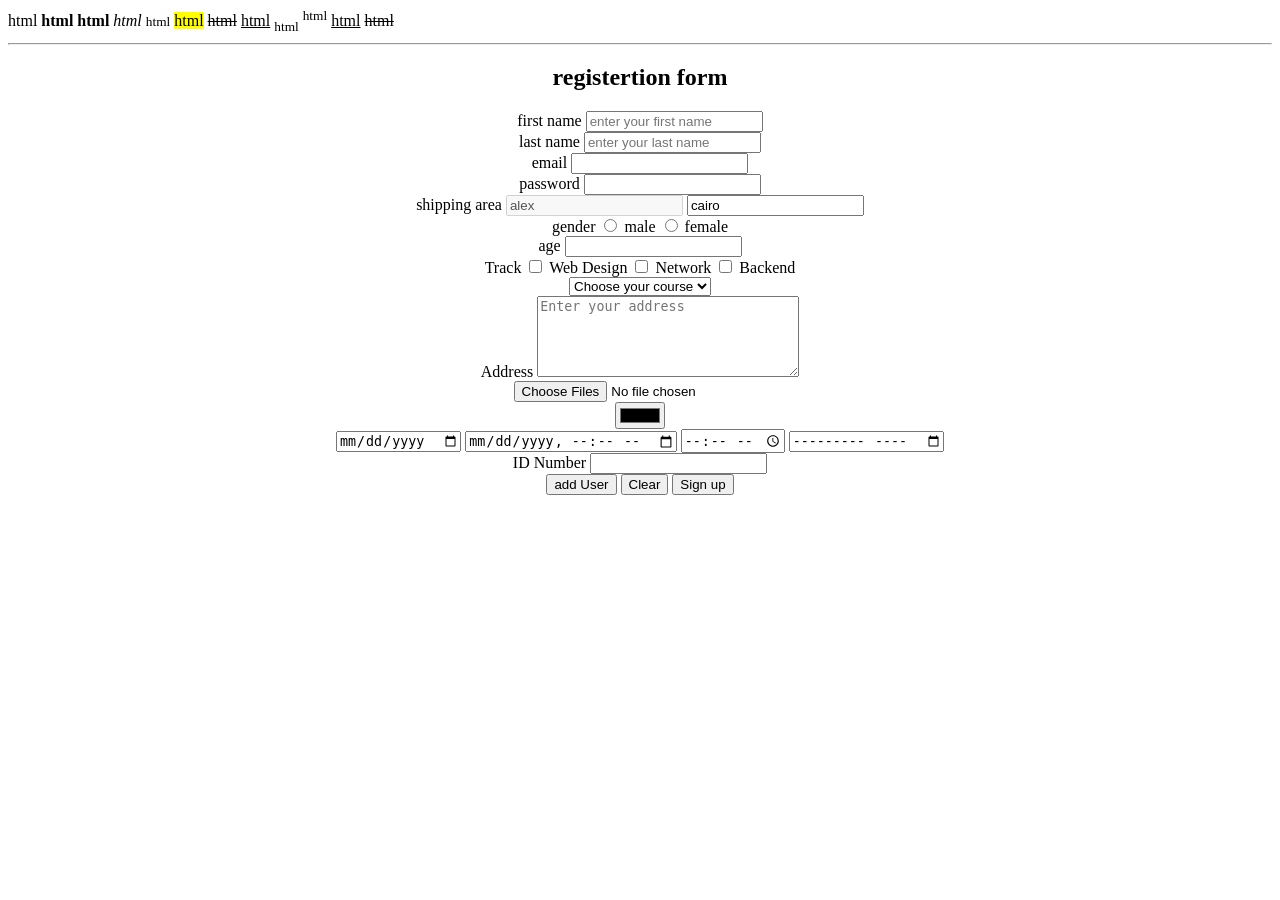
<file: sesion2/index.html>
<!DOCTYPE html>
<html lang="en">
<head>
    <meta charset="UTF-8">
    <meta name="viewport" content="width=device-width, initial-scale=1.0">
    <title>Document</title>
</head>
<body>

    <span>html</span>
    <b>html</b>
    <strong>html</strong>
    <i>html</i>
 <small>html</small>
    <mark>html</mark>
    <del>html</del>
    <ins>html</ins>
    <sub>html</sub>
    <sup>html</sup>
    <u>html</u>
    <s>html</s>

<hr>

<!--. autocomplete="off"
بيمنع المتصفح من اقتراح أو ملء البيانات تلقائيًا التي كتبها المستخدم من قبل. 
   . method="post"
بتحدد طريقة إرسال البيانات إلى السيرفر.-->
<form autocomplete="off" method="post" align="center">
  <h2>registertion form</h2>
  <label for="first-name">first name</label>
  <input type="text" name="first name" required autocomplete="off" 
  placeholder="enter your first name"> <br> 

  <label for="name">last name</label>
  <input type="text" id="name" name="last name" required autocomplete="off" 
  placeholder="enter your last name" > <br> 

  <label>email</label>
  <input type="email" id="email" name="email"  > <br>

    <label for="">password</label> 
    <input type="password"  name="password" pattern="(?=.*[a-z])(?=.*[A-Z])(?=.*\d).{8,}"
     title="Must contain at least one  number and one uppercase and lowercase letter, and at least 8 or more characters"> <br> 

   <label>shipping area</label>
<input type="text" name="shipping area" value="alex" disabled >
<input type="text" name="shippingArea" value="cairo" readonly>      <br>

   <label>gender</label>
   <input type="radio"   name="gender" value="male">
   <label>male</label>
   <input type="radio"   name="gender" value="female">
   <label>female</label> <br>

   <label for="">age</label>
   <input type="number" name="age" min="18"> <br>

  <label for="">Track</label>
        <input type="checkbox" name="track" value="web">
        <label>Web Design</label>
        <input type="checkbox" name="track" value="net">
        <label>Network</label>
        <input type="checkbox" name="track" value="bk">
        <label>Backend</label> <br>

<select name="courses" id="" >
            <option value="" disabled selected>Choose your course</option>
            <option value="0">Html</option>
            <option value="1">Css</option>
            <option value="2">Boostrap</option>
            <option value="3">JS</option>
        </select> <br>

<label>Address</label>
        <textarea name="address" rows="5" cols="30" placeholder="Enter your address"></textarea> <br>

    <input type="file" accept="" multiple> <br>

    <input type="color"> <br>

    <input type="date">
        <input type="datetime-local">
        <input type="time">
        <input type="month"> <br>

        <label for="">ID Number</label>
        <input type="text" maxlength="14"  required > <br>

 <input type="submit" value="add User">
        <button type="reset">Clear</button>
        <button type="button">Sign up</button>




</form>
</body>
</html>
</file>
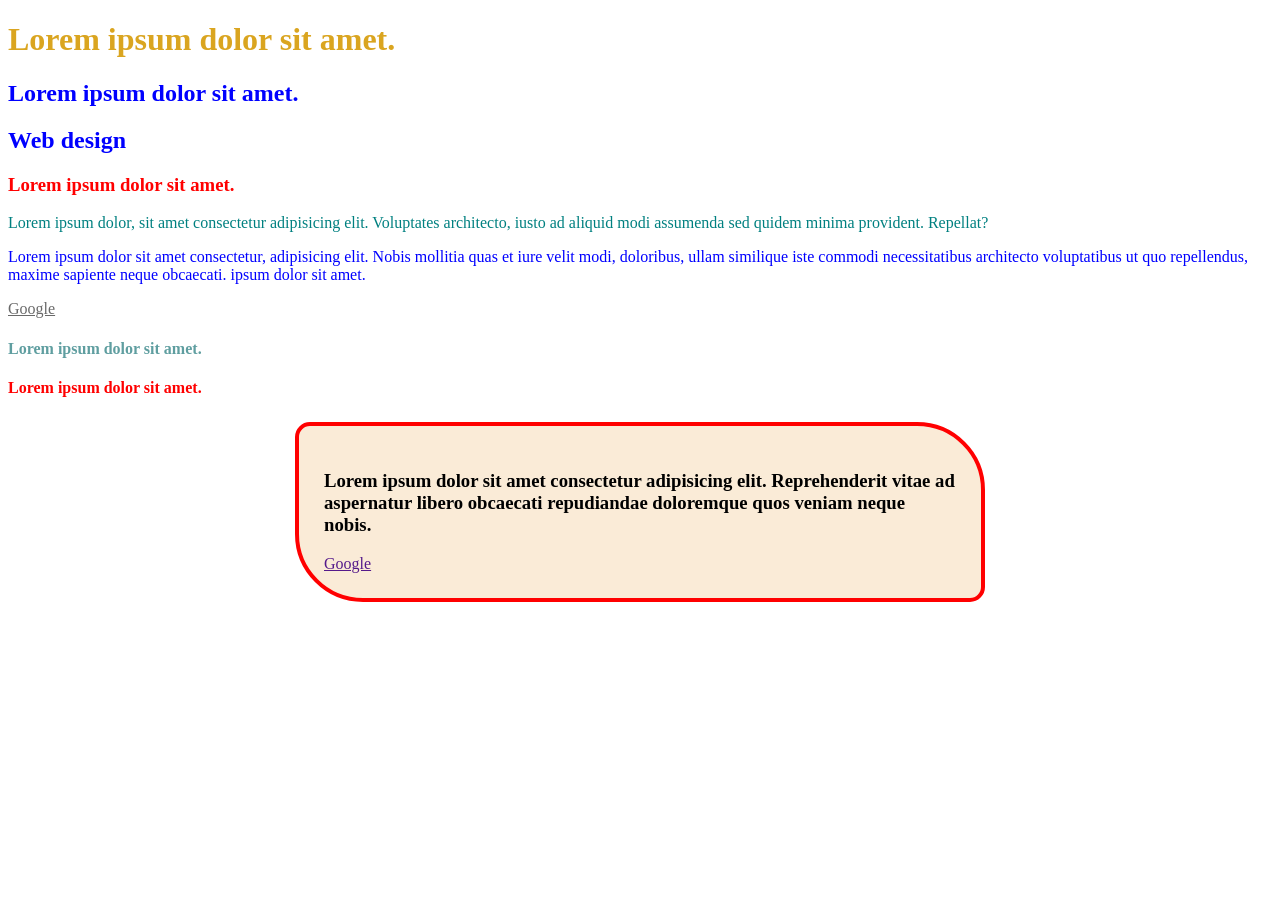
<file: session2 part 2/index.html>
<!DOCTYPE html>
<html lang="en">

<head>
    <meta charset="UTF-8">
    <meta name="viewport" content="width=device-width, initial-scale=1.0">
    <title>Document</title>
    <!-- internal sheet -->
     <!--  اي عنصر في الصفحه هيبقي لونو ازرق -->
    <style>
        
        h2 {  
            color: blue;
        }
    </style>
    <link rel="stylesheet" href="css/style.css">
</head>
<body>
<h1>Lorem ipsum dolor sit amet.</h1>
    
    <h2>
        Lorem ipsum dolor sit amet.
    </h2>
    <h2>Web design</h2>

    <h3 style="color: red;">Lorem ipsum dolor sit amet.</h3> 

<p>Lorem ipsum dolor, sit amet consectetur adipisicing elit. Voluptates architecto, iusto ad aliquid modi assumenda sed quidem minima provident. Repellat?</p>
     <p class="text-gray text-blue">Lorem ipsum dolor sit amet consectetur, adipisicing elit. Nobis mollitia quas et iure velit modi, doloribus, ullam similique iste commodi necessitatibus architecto voluptatibus ut
         quo repellendus, maxime sapiente neque obcaecati. ipsum dolor sit amet.</p>
    <a class="text-gray" href="">Google</a>

    <h4 id="h4-color" class="text-blue" style="color: cadetblue;">Lorem ipsum dolor sit amet.</h4> 
   <h4>Lorem ipsum dolor sit amet.</h4>
<div class="div-style">
        <h3 >Lorem ipsum dolor sit amet consectetur adipisicing elit. Reprehenderit vitae ad aspernatur libero obcaecati
            repudiandae doloremque quos veniam neque nobis.</h3>
            <a href="">Google</a>
    </div>
      


</body> </html>
</file>
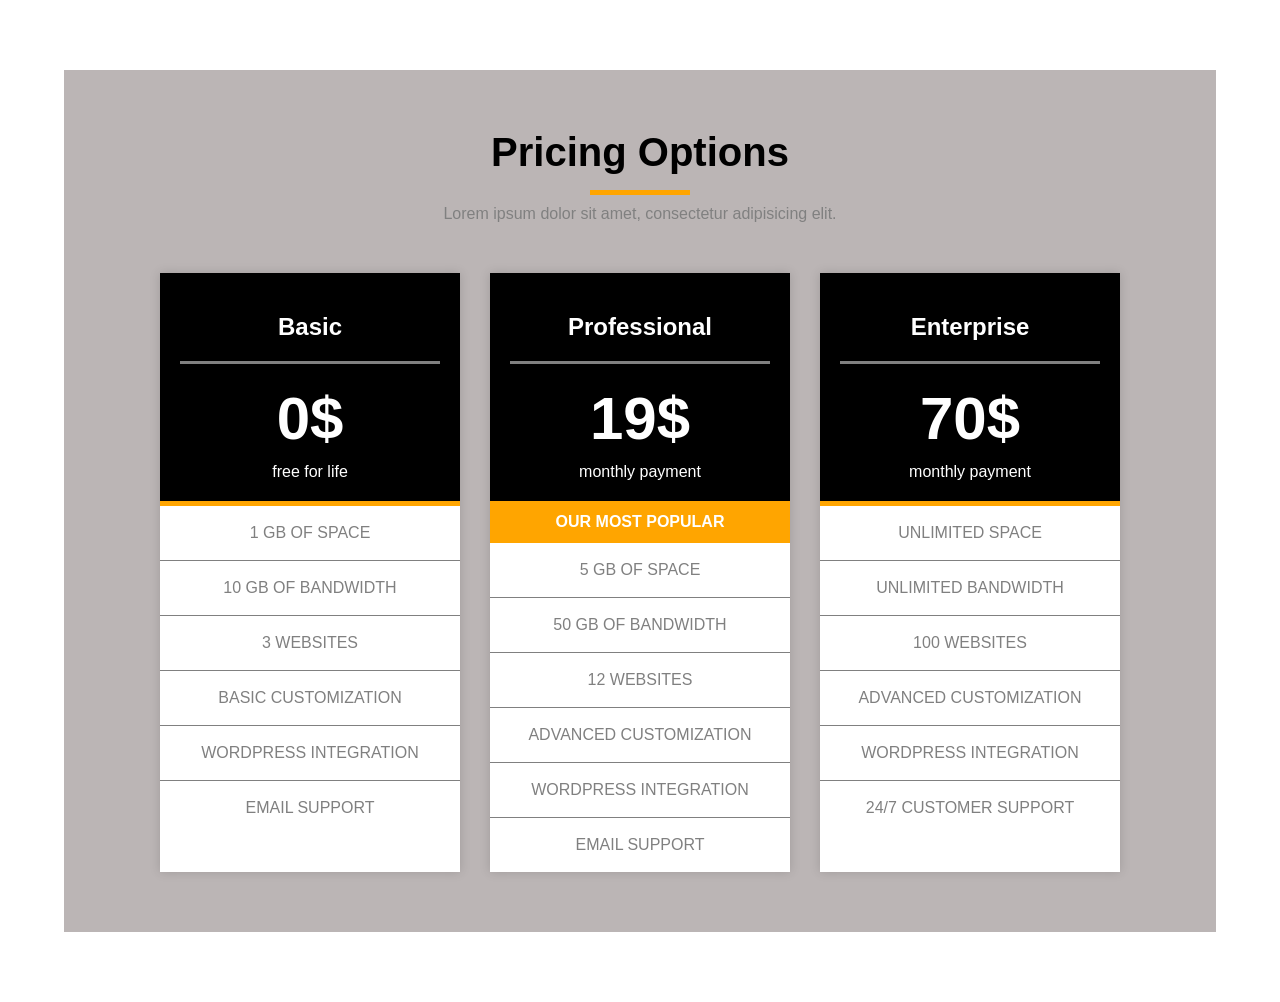
<file: css sections tasks/task2/index.html>
<!DOCTYPE html>
<html lang="en">

<head>
    <meta charset="UTF-8">
    <meta name="viewport" content="width=device-width, initial-scale=1.0">
    <title>Pricing Table</title>

    <link rel="stylesheet" href="style.css">
</head>

<body> 
    <section class="pricing">

<h1>Pricing Options</h1>
<div class="line"></div>
<p class="text">
        Lorem ipsum dolor sit amet, consectetur adipisicing elit.
    </p>

    <div class="cards">

        <div class="card">
        <div class="top">
            <h2>Basic</h2>
            <h3>0$</h3>
            <p>free for life </p>
        </div>
<ul>
                <li>1 GB OF SPACE</li>
                <li>10 GB OF BANDWIDTH</li>
                <li>3 WEBSITES</li>
                <li>BASIC CUSTOMIZATION</li>
                <li>WORDPRESS INTEGRATION</li>
                <li>EMAIL SUPPORT</li>
</ul>
    </div>
  

    <div class="card">
        <div class="top">
            <h2>Professional</h2>
            <h3>19$</h3>
            <p>monthly payment</p>
        </div>
        <div class="popular">
        OUR MOST POPULAR
        </div>
        <ul>
            <li>5 GB OF SPACE</li>
            <li>50 GB OF BANDWIDTH</li>
            <li>12 WEBSITES</li>
            <li>ADVANCED CUSTOMIZATION</li>
            <li>WORDPRESS INTEGRATION</li>
            <li>EMAIL SUPPORT</li>
        </ul>
    </div>

    <div class="card">
        <div class="top">
            <h2>Enterprise</h2>
            <h3>70$</h3>
            <p>monthly payment</p>
        </div>
        <ul>
            <li>UNLIMITED SPACE</li>
                <li>UNLIMITED BANDWIDTH</li>
                <li>100 WEBSITES</li>
                <li>ADVANCED CUSTOMIZATION</li>
                <li>WORDPRESS INTEGRATION</li>
                <li>24/7 CUSTOMER SUPPORT</li>
                </ul>

</div>
</div>
</body>
</html>
</file>
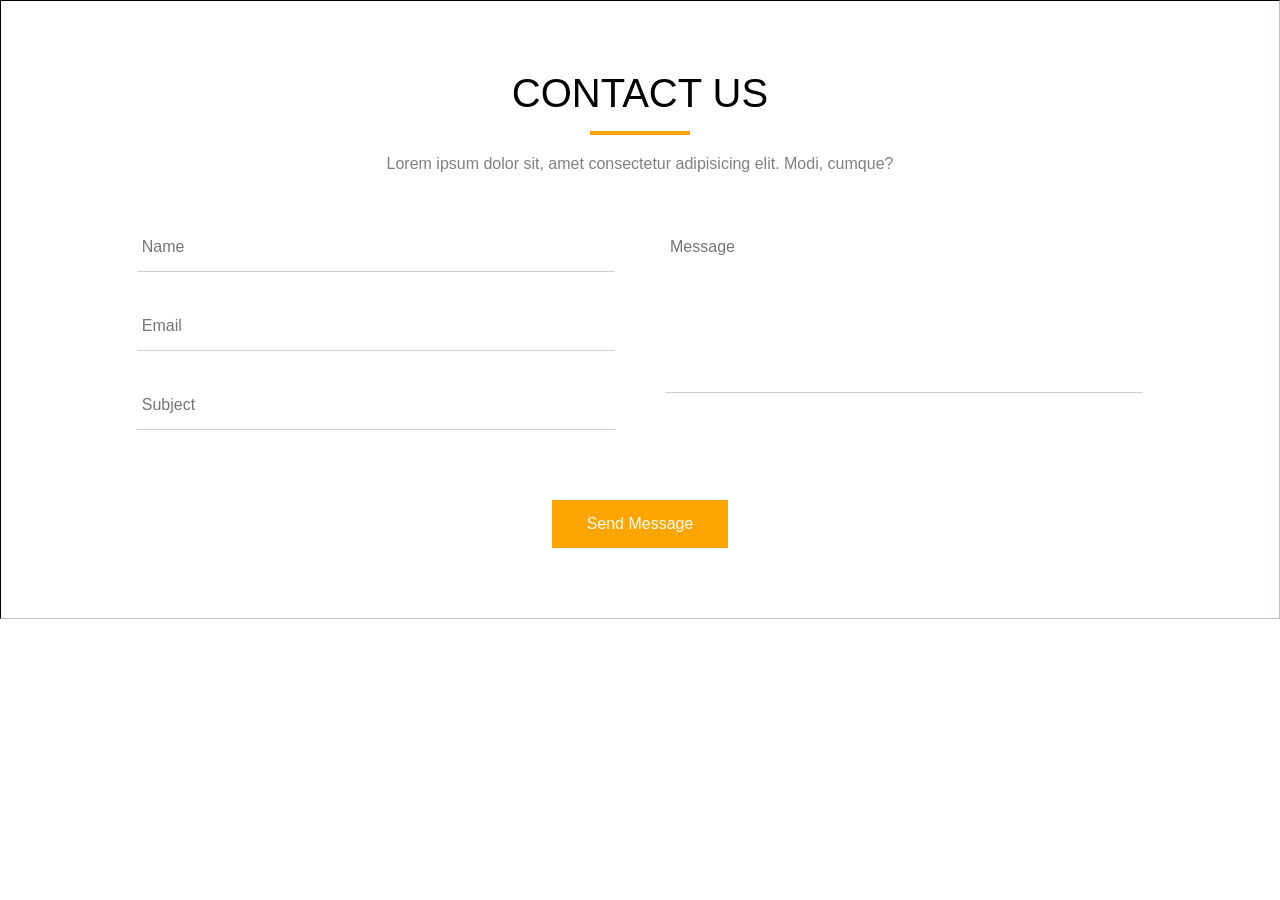
<file: css sections tasks/task3/index.html>
<!DOCTYPE html>
<html lang="en">
<head>
<meta charset="UTF-8">
    <meta name="viewport" content="width=device-width, initial-scale=1.0">
    <title>CONUACT US</title>
    <link rel="stylesheet" href="style.css">
</head>
<body>
    <section class="contact">
<h1>CONTACT US</h1>
<div class="line"></div>

<p>Lorem ipsum dolor sit, amet consectetur adipisicing elit. Modi, cumque?</p>
<form>
<div class="left">
  <input type="text" placeholder="Name">
  <input type="email" placeholder="Email">
  <input type="text"  placeholder="Subject">
</div>

<div class="right">
    <textarea placeholder="Message"></textarea>
</div>
</form>

<button>Send Message</button>
</section>
</body>
</html>
</file>
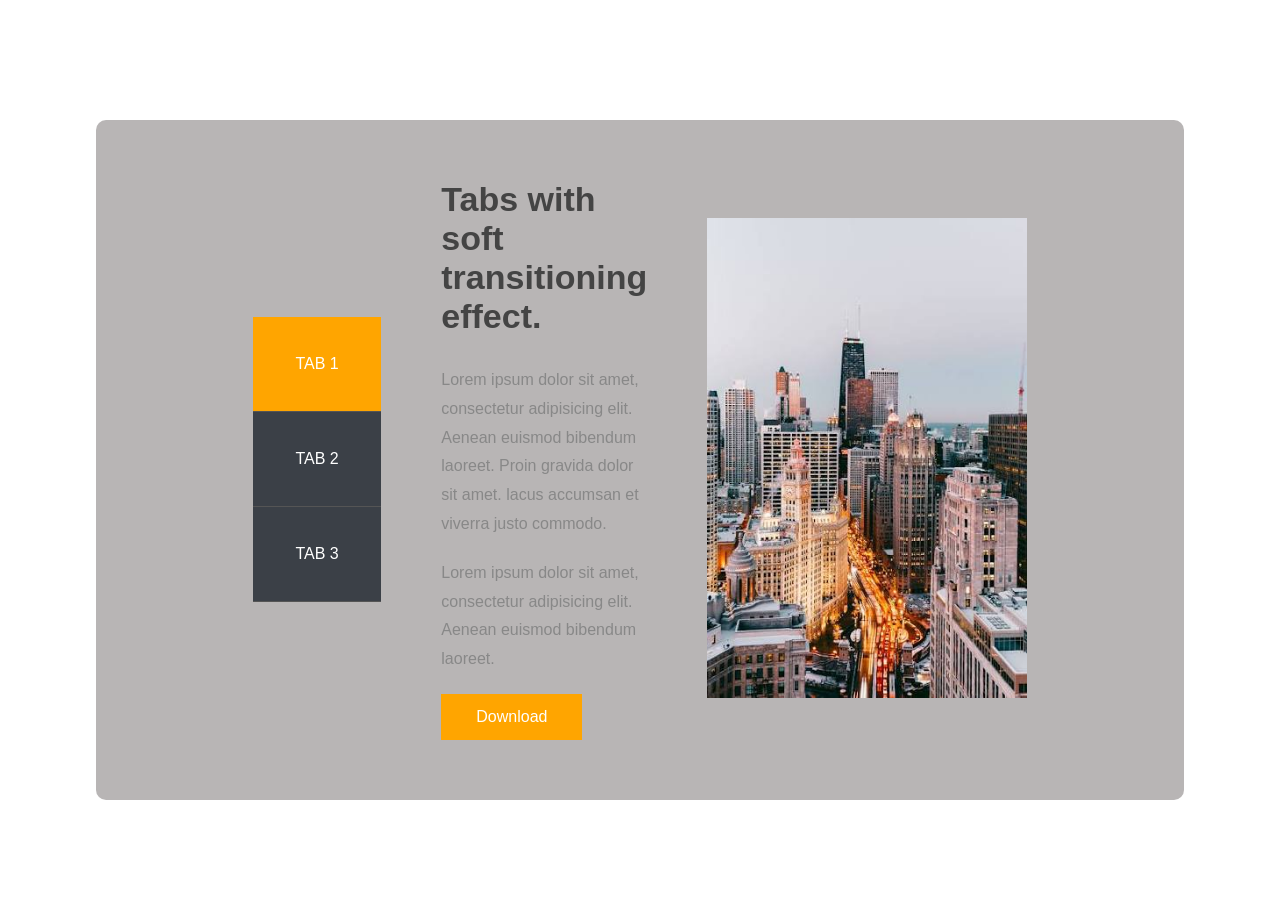
<file: css sections tasks/task4/index.html>
<!DOCTYPE html>
<html>
    <head>
<meta charset="UTF-8">
    <meta name="viewport" content="width=device-width, initial-scale=1.0">
    <title>Tabs</title>
    <link rel="stylesheet" href="style.css">
    </head>

<body>
    <section class="tabs">
        <div class="box">
        <div class="container">
            <div class="left">
                <div class="tab active">TAB 1</div>
            <div class="tab">TAB 2</div>
            <div class="tab">TAB 3</div>
            </div>

            <div class="content">
            <h2>Tabs with soft transitioning effect.</h2>

            <p>
                Lorem ipsum dolor sit amet, consectetur adipisicing elit.
                Aenean euismod bibendum laoreet. Proin gravida dolor sit amet.
                lacus accumsan et viverra justo commodo.
            </p>

            <p>
                Lorem ipsum dolor sit amet, consectetur adipisicing elit.
                Aenean euismod bibendum laoreet.
            </p>

            <button>Download</button>
        </div>
        <div class="image">
            <img src="./image/images.jpg" alt="">
        </div>
        </div>
        </div>
    </section>
</body>


</html>
</file>
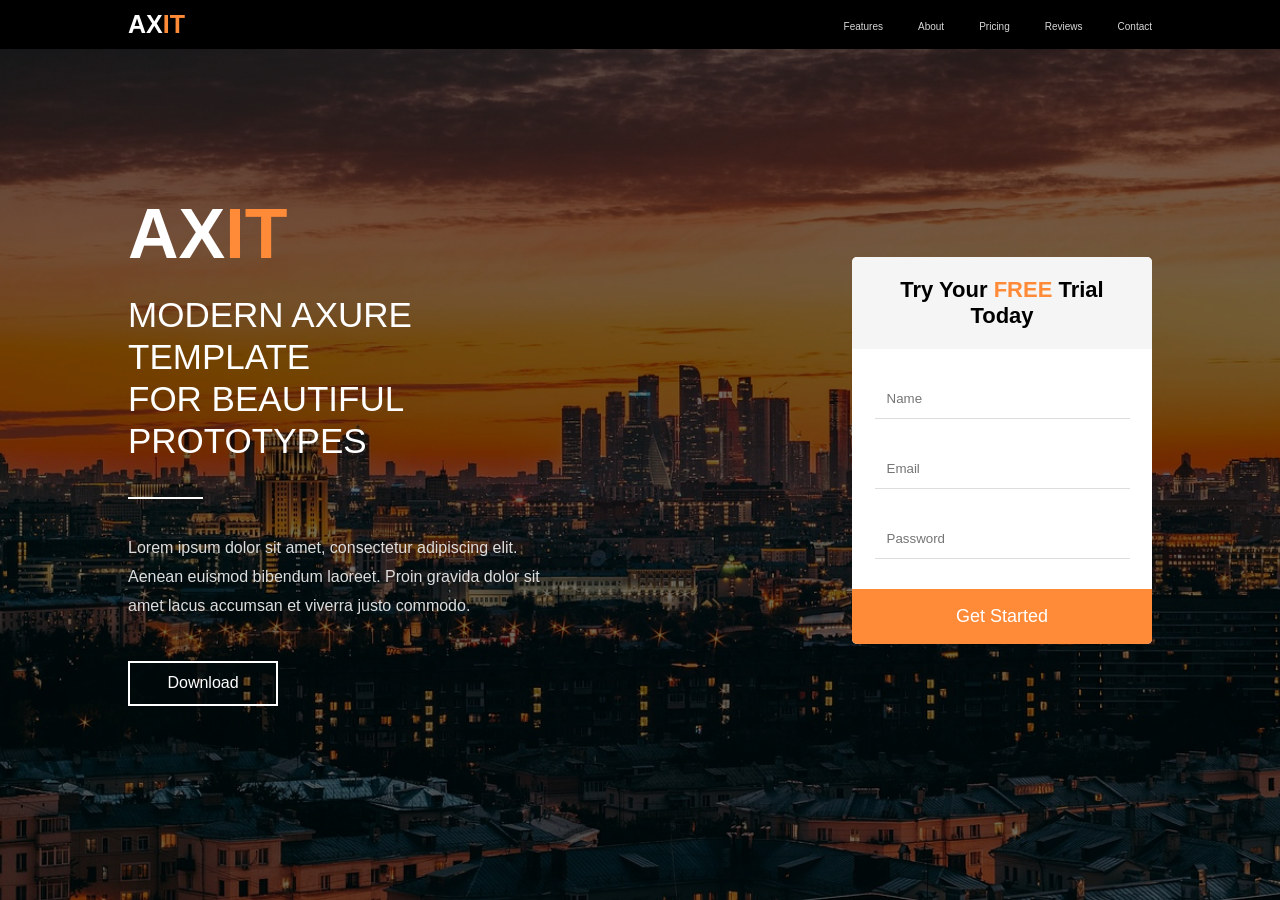
<file: css sections tasks/task5/index.html>
<!DOCTYPE html>
<html lang="en">
<head>
    <meta charset="UTF-8">
    <meta name="viewport" content="width=device-width, initial-scale=1.0">
    <title>AXIT</title>

    <link rel="stylesheet" href="style.css">
</head>

<body>

    <nav>

        <div class="container">

            <div class="logo">
                <h1>AX<span>IT</span></h1>
            </div>

            <ul>

                <li><a href="#">Features</a></li>
                <li><a href="#">About</a></li>
                <li><a href="#">Pricing</a></li>
                <li><a href="#">Reviews</a></li>
                <li><a href="#">Contact</a></li>

            </ul>

        </div>

    </nav>

    <section class="hero">

        <div class="overlay"></div>

        <div class="container">

            <div class="left">

                <h1>AX<span>IT</span></h1>

                <h2>
                    MODERN AXURE TEMPLATE
                    <br>
                    FOR BEAUTIFUL PROTOTYPES
                </h2>

                <div class="line"></div>

                <p>
                    Lorem ipsum dolor sit amet, consectetur adipiscing elit.
                    Aenean euismod bibendum laoreet. Proin gravida dolor sit amet lacus
                    accumsan et viverra justo commodo.
                </p>

                <button>Download</button>

            </div>

            <div class="right">

                <form>

                    <h2>Try Your <span>FREE</span> Trial Today</h2>

                    <input type="text" placeholder="Name">

                    <input type="email" placeholder="Email">

                    <input type="password" placeholder="Password">

                    <button type="submit">Get Started</button>

                </form>

            </div>

        </div>

    </section>

</body>
</html>
</file>
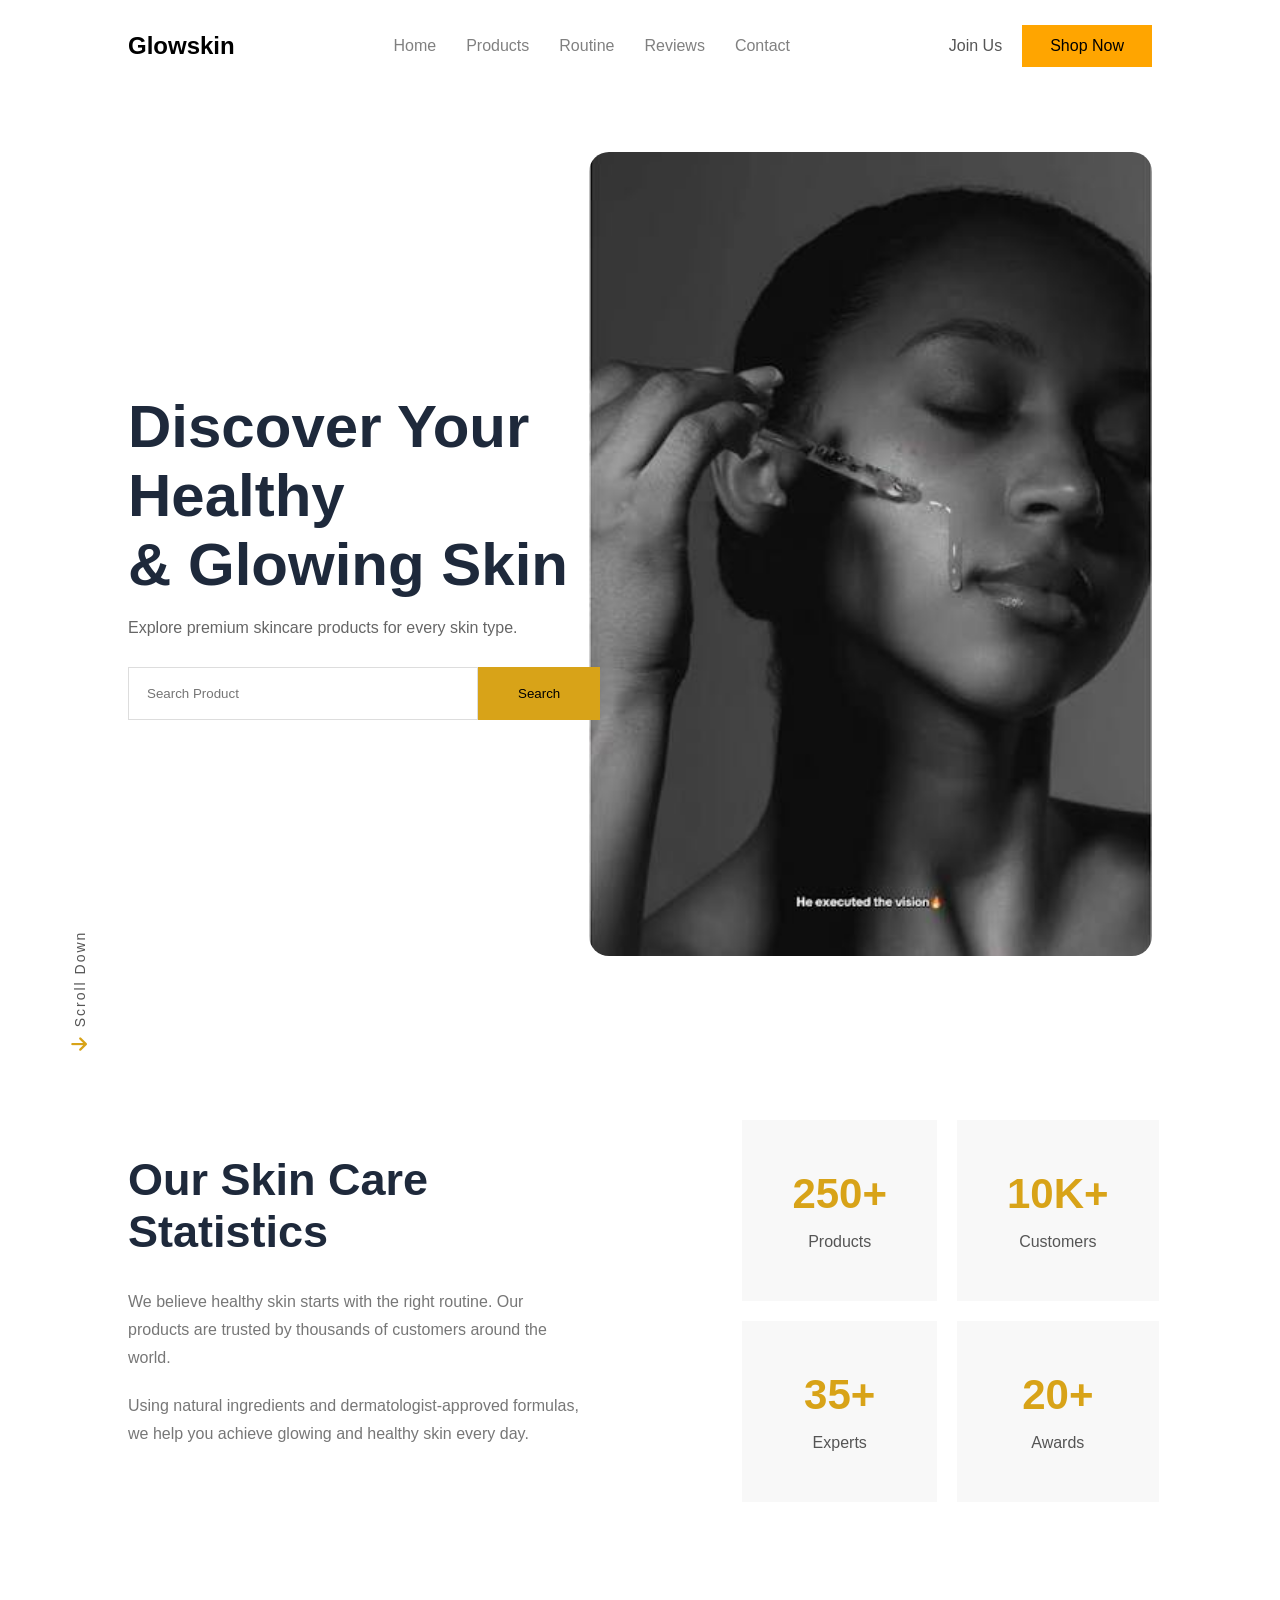
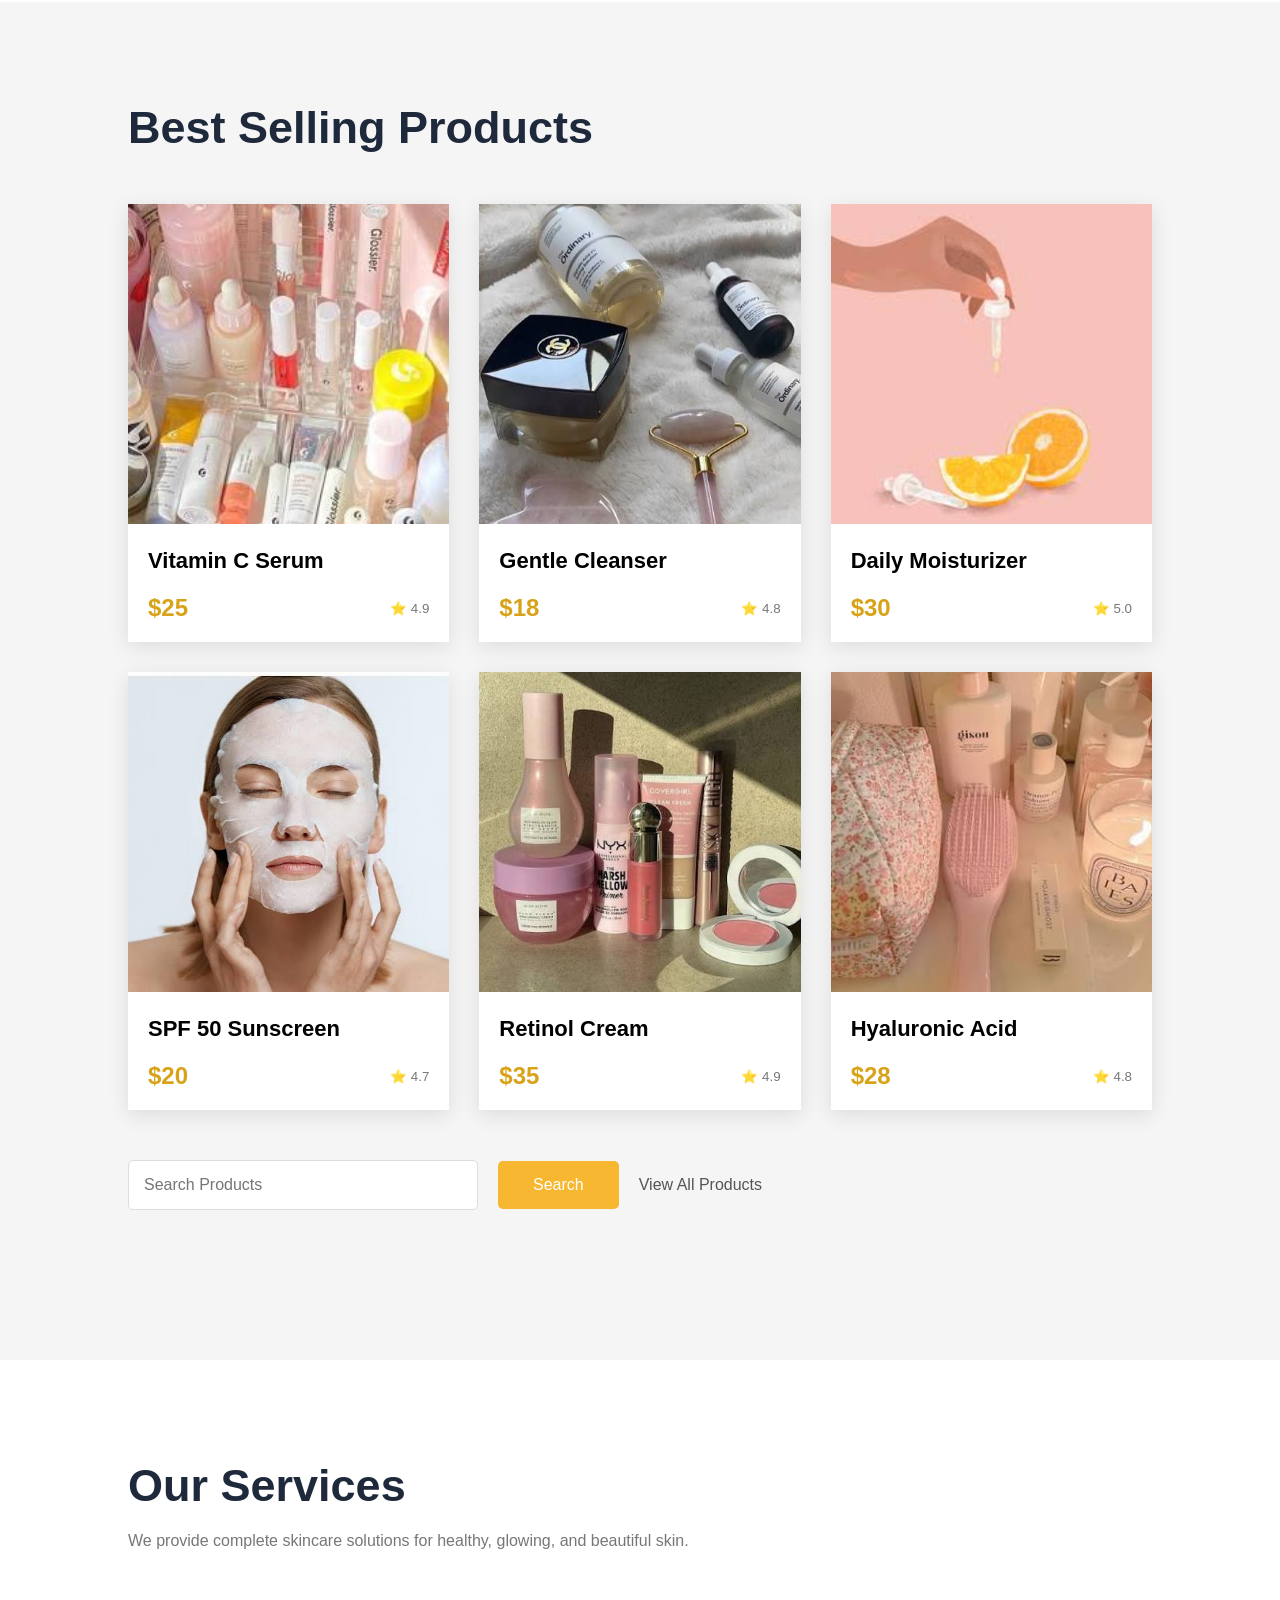
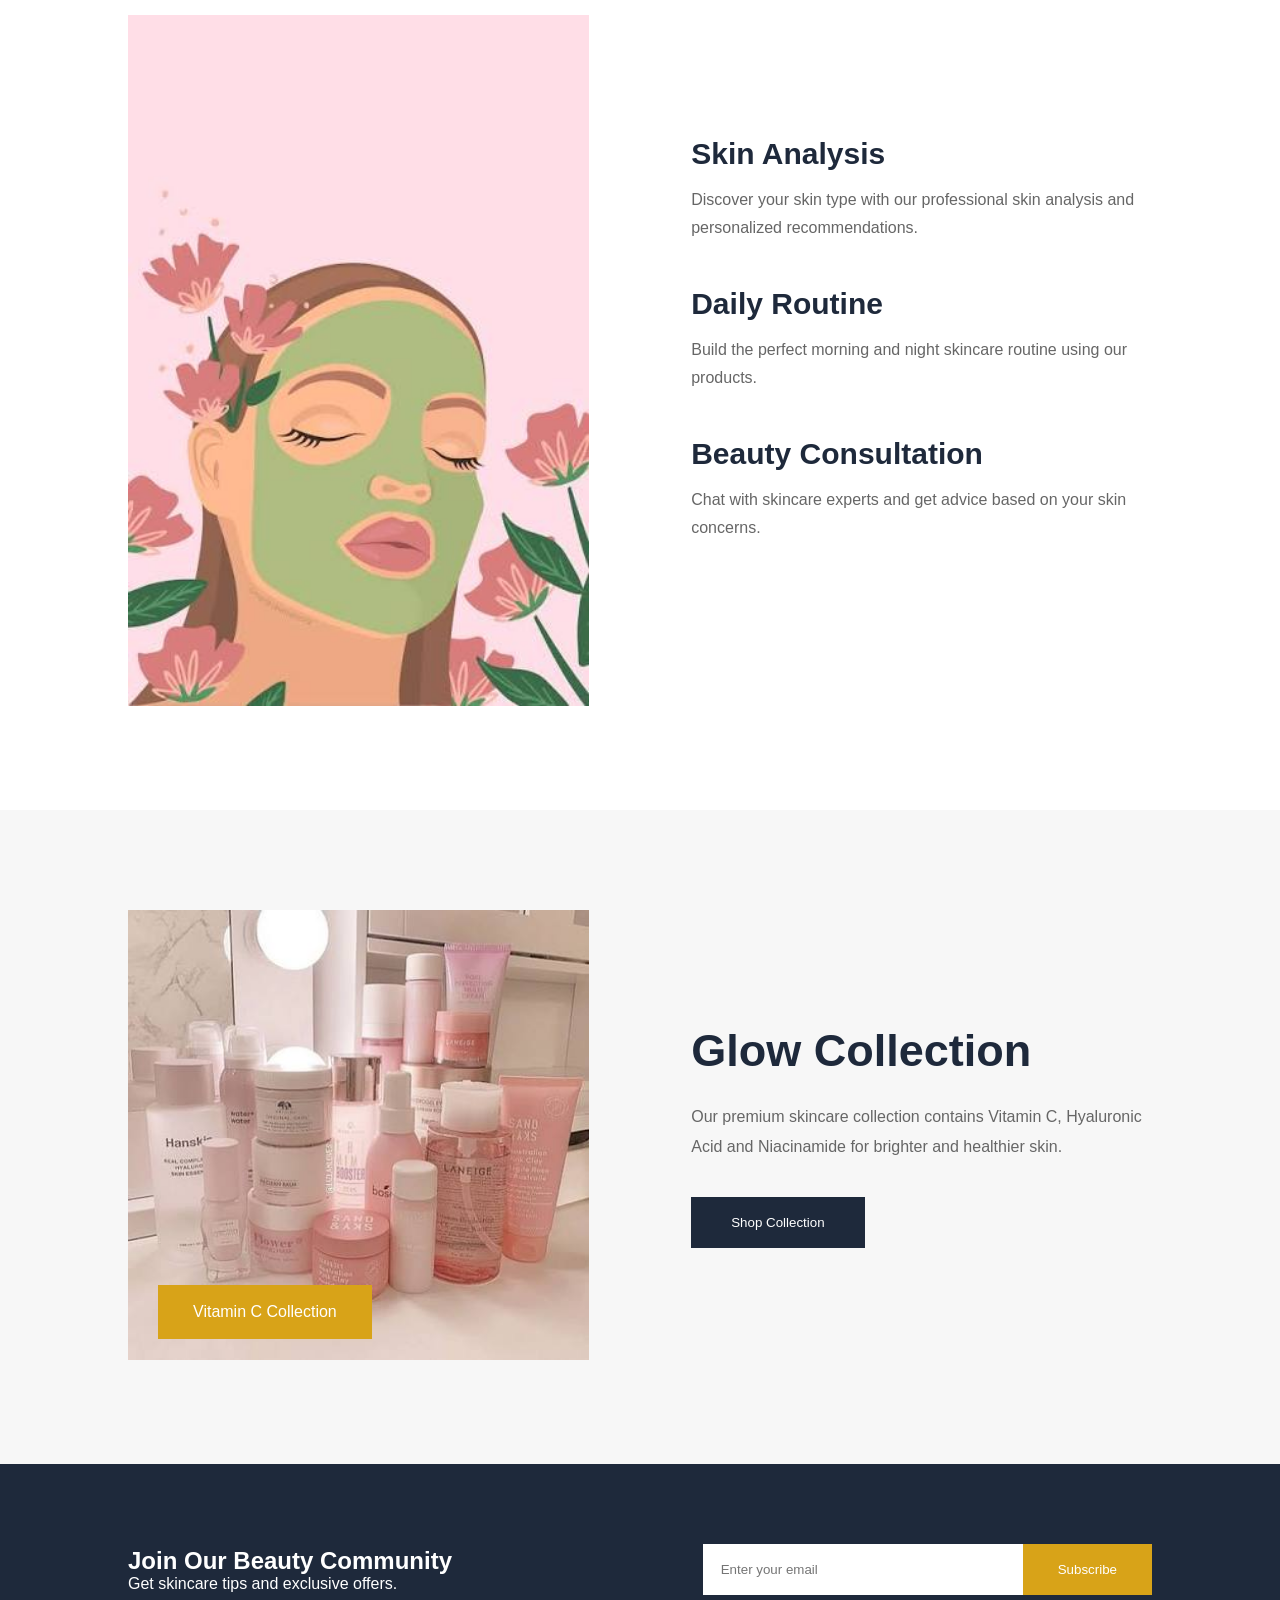
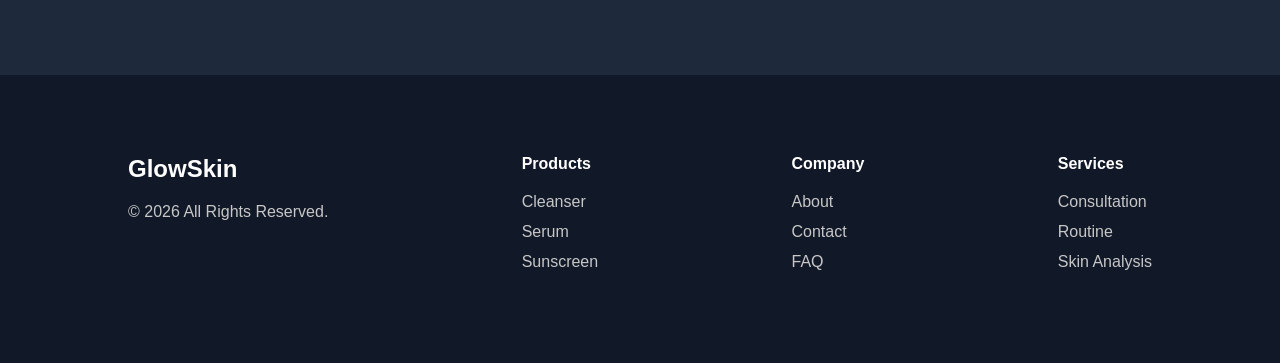
<file: css sections tasks/task6/index.html>
<!DOCTYPE html>
<html lagn="en">
<head>
<meta charset="UTF-8">
    <meta name="viewport" content="width=device-width, initial-scale=1.0">
    <title>GlowSkin</title>
    <link rel="stylesheet" href="style.css">
    <link rel="stylesheet" href="https://cdnjs.cloudflare.com/ajax/libs/font-awesome/6.6.0/css/all.min.css">
</head>
<body>
    <header>
        <div class="container">
            <nav>
                <div class="loge">
                    <h2>Glowskin</h2>
                </div>
                <ul>
                    <li><a href="#">Home</a></li>

                <li><a href="#">Products</a></li>

                <li><a href="#">Routine</a></li>

                <li><a href="#">Reviews</a></li>

                <li><a href="#">Contact</a></li>
                </ul>
                <div class="buttons">
                    <a href="#" class="join">Join Us</a>
                <a href="#" class="shop">Shop Now</a>
                </div>
            </nav>
        </div>
    </header>
    <section class="hero">
        <div class="container hero-content">
        <div class="text">

            <h1>
                Discover Your Healthy <br>
                & Glowing Skin
            </h1>

            <p>
                Explore premium skincare products for every skin type.
            </p>

            <div class="search">

                <input type="text" placeholder="Search Product">

                <button>Search</button>

            </div>

        </div>

        <div class="image">

            <img src="./images/images (5).jpg" alt="">

        </div>
    </div>
    <div class="scroll-down">
    <i class="fa-solid fa-arrow-down"></i>
           <span>Scroll Down</span>
</div>
    </section>
    <section class="statistics">

    <div class="container stats">

        <div class="stats-text">

            <h2>Our Skin Care Statistics</h2>

            <p>
                We believe healthy skin starts with the right routine.
                Our products are trusted by thousands of customers around the world.
            </p>

            <p>
                Using natural ingredients and dermatologist-approved formulas,
                we help you achieve glowing and healthy skin every day.
            </p>

        </div>

        <div class="stats-boxes">

            <div class="box">
                <h3>250+</h3>
                <p>Products</p>
            </div>

            <div class="box">
                <h3>10K+</h3>
                <p>Customers</p>
            </div>

            <div class="box">
                <h3>35+</h3>
                <p>Experts</p>
            </div>

            <div class="box">
                <h3>20+</h3>
                <p>Awards</p>
            </div>

        </div>

    </div>

</section>
<section class="products">

    <div class="container">

        <h2>Best Selling Products</h2>

        <div class="product-grid">

            <div class="card">

                <img src="./images/images (9).jpg" alt="">

                <div class="info">

                    <h4>Vitamin C Serum</h4>

                    <div class="price">

                        <span>$25</span>

                        <small>⭐️ 4.9</small>

                    </div>

                </div>

            </div>

            <div class="card">

                <img src="./images/images (8).jpg" alt="">

                <div class="info">

                    <h4>Gentle Cleanser</h4>

                    <div class="price">

                        <span>$18</span>

                        <small>⭐️ 4.8</small>

                    </div>

                </div>

            </div>

            <div class="card">

                <img src="./images/images (7).jpg"  alt="">

                <div class="info">

                    <h4>Daily Moisturizer</h4>

                    <div class="price">

                        <span>$30</span>

                        <small>⭐️ 5.0</small>

                    </div>

                </div>

            </div>

            <div class="card">

                <img src="./images/images (6).jpg" alt="">

                <div class="info">

                    <h4>SPF 50 Sunscreen</h4>

                    <div class="price">

                        <span>$20</span>

                        <small>⭐️ 4.7</small>

                    </div>

                </div>

            </div>

            <div class="card">

                <img src="./images/images (4).jpg" alt="">

                <div class="info">

                    <h4>Retinol Cream</h4>

                    <div class="price">

                        <span>$35</span>
                        <small>⭐️ 4.9</small>

                    </div>

                </div>

            </div>

            <div class="card">

                <img src="./images/images (3).jpg" alt="">

                <div class="info">

                    <h4>Hyaluronic Acid</h4>

                    <div class="price">

                        <span>$28</span>

                        <small>⭐️ 4.8</small>

                    </div>

                </div>

            </div>

        </div>

    </div>
    <section class="search-section">
    <div class="search-box">

        <input type="text" placeholder="Search Products">

        <button>Search</button>

        <a href="#">View All Products</a>

    </div>
</section>

</section>
<section class="services">

    <div class="container">

        <div class="title">

            <h2>Our Services</h2>

            <p>
                We provide complete skincare solutions for healthy,
                glowing, and beautiful skin.
            </p>

        </div>

        <div class="service-content">

            <div class="service-image">

                <img src="./images/images (2).jpg" alt="">

            </div>

            <div class="service-text">

                <div class="item">

                    <h3>Skin Analysis</h3>

                    <p>
                        Discover your skin type with our professional
                        skin analysis and personalized recommendations.
                    </p>

                </div>

                <div class="item">

                    <h3>Daily Routine</h3>

                    <p>
                        Build the perfect morning and night skincare
                        routine using our products.
                    </p>

                </div>

                <div class="item">

                    <h3>Beauty Consultation</h3>

                    <p>
                        Chat with skincare experts and get advice
                        based on your skin concerns.
                    </p>

                </div>

            </div>

        </div>

    </div>

</section>
<section class="collection">

    <div class="container collection-content">

        <div class="collection-left">

            <img src="./images/images (1).jpg" alt="">

            <div class="location">
                Vitamin C Collection
            </div>

        </div>

        <div class="collection-right">

            <h2>Glow Collection</h2>

            <p>
                Our premium skincare collection contains
                Vitamin C, Hyaluronic Acid and Niacinamide
                for brighter and healthier skin.
            </p>

            <button>Shop Collection</button>

        </div>

    </div>

</section>
<section class="newsletter">

    <div class="container news">

        <div>

            <h2>Join Our Beauty Community</h2>

            <p>Get skincare tips and exclusive offers.</p>

        </div>

        <div class="subscribe">

            <input type="email" placeholder="Enter your email">

            <button>Subscribe</button>

        </div>

    </div>

</section>
<footer>

    <div class="container footer">

        <div>

            <h2>GlowSkin</h2>

            <p>© 2026 All Rights Reserved.</p>

        </div>

        <div>

            <h4>Products</h4>

            <p>Cleanser</p>

            <p>Serum</p>

            <p>Sunscreen</p>

        </div>

        <div>

            <h4>Company</h4>

            <p>About</p>

            <p>Contact</p>

            <p>FAQ</p>

        </div>

        <div>

            <h4>Services</h4>

            <p>Consultation</p>

            <p>Routine</p>

            <p>Skin Analysis</p>

        </div>

    </div>

</footer>
</body>
</html>
</file>
<file: session2 part 2/css/style.css>
h1 {
    color: goldenrod;
}

.text-gray{
    color:dimgray;
}
.text-blue{
    color:blue;
}

p{
    color:teal;
}

h4 {
    color: red;
}

#h4-color {
    color: goldenrod;
}

  .div-style{
    background-color: antiquewhite;
    width: 50% ;
    padding-top: 20%;
    padding-left: 2%;
    padding-bottom: 2%;
    padding-right: 2%;
    padding:1% 2% 1% 3%;
    padding:  2% 3% 1%;
    padding: 2% 3%;
    padding: 2%;

    margin-left:auto;
    margin-bottom:2%;
    margin-right:auto;
    margin: 2% auto;

/*border ==> style (required) , width , color */
    /* border-top-color: red; */
 border-top-width: 4px;
    border-top-style: solid;
    border-top: 3px solid red;
    /* border-left , border-right , border-bottom  */
    border: 4px solid red;
    /* border-top-left-radius: 15px;
    border-top-right-radius: 68px;
    border-bottom-right-radius: 15px;
    border-top-left-radius: 15px; */
    border-radius: 20px;
    border-radius: 15px 68px;

}
</file>
<file: css sections tasks/task2/style.css>
*{
    margin:0;
    padding:0;
    box-sizing:border-box;
    font-family:Arial, Helvetica, sans-serif;
}

body{
    background-color: white;}
   
    .pricing{
        width: 90%;
        margin: 70px auto;
        text-align: center;
        padding: 60px;
        background-color: rgb(187, 181, 181);
    }
    .pricing h1{
    font-size:40px;
    color:black;
    margin-bottom:15px;
}
.text{
    color:gray;
    margin-bottom:50px;
}
 .line{
    width: 100px;
    height: 5px;
    background-color: orange;
    margin: 10px auto;
 }
.card:first-child .top{
    border-bottom: 5px solid orange;
}

.card:last-child .top{
    border-bottom: 5px solid orange;
}
   .cards{
    display:flex; /*حطهو جمب بعض بالعرض*/
    justify-content: center;
    gap: 30px;
    flex-wrap: wrap; /*اذا ما في مساحة كافية يروح للصف الثاني*/
}

   .card{
    width:300px;
    background:white;
    box-shadow:0 0 10px rgba(0,0,0,.15);
}

.top h2{
    padding: 20px;
    border-bottom:  solid gray;
}
  .top{
    background:black;
    color:white;
    padding:20px;
}
.top h2{
    margin-bottom:20px;
}

.top h3{
    font-size:60px;
}
.top p{
    margin-top:10px;
}

.popular{
    background:orange;
    color:white;
    padding:12px;
    font-weight:bold;
}
.card ul {
list-style: none;
padding: 0;
margin: 0;

}

.card ul li:last-child{
    border-bottom:none;
}

.card ul{
    list-style:none;
}
.card ul li{
    padding:18px;
    border-bottom:1px solid gray;
    color:gray;
}
.card:hover{ /* لما احط الماوس على الكارد */
    transform:translateY(-10px);
    transition:.4s;
}
</file>
<file: css sections tasks/task3/style.css>
*{
    margin:0;
    padding:0;
    box-sizing:border-box;
    font-family:Arial, Helvetica, sans-serif;
}
body{
    background-color: white;
    border-style: solid;
border-width: 1px;
border-color: black rgb(197, 187, 187) rgb(197, 191, 191) black;
padding: 10px;
}
.contact{
    width: 80%;
    margin: 60px auto;
    text-align: center;
}
.contact h1{
    font-size: 40px;
    font-weight: 200;
}
.line{
width: 10%;
height: 4px;
background: orange;
margin: 15px auto 20px;
}

.contact p{
    color: gray;
   margin-bottom: 50px ;   
}

form{
    display:flex;
    justify-content: space-between;
    gap: 50px;
    
}
.left,
.right{
    width: 500px;
}
.left input{
    width: 100%;
    border: none;
    border-bottom:1px solid #d2cccc ;
     padding:15px 5px;
    margin-bottom:30px;
    outline:none;
    font-size:16px;
}
.right textarea{
    width:100%;
    height:170px;
    border:none;
    border-bottom:1px solid #d2cccc;
    resize:none;
    outline:none;
    padding:15px 5px;
    font-size:16px;
}
button{
    margin-top:40px;
    background:orange;
    color:white;
    border:none;
    padding:15px 35px;
    font-size:16px;
    cursor:pointer;
    transition:.3s;
}

button:hover{
    background:orange;
}
</file>
<file: css sections tasks/task4/style.css>
*{
    margin:0;
    padding:0;
    box-sizing:border-box;
    font-family:Arial, Helvetica, sans-serif;
}

body{
    background:white;

}

.tabs{
    width:100%;
    padding:70px 0;
}
.box{
width: 85%;
    margin: 50px auto;
    background: rgb(184, 181, 181);
    padding: 60px;
    border-radius: 10px;}

.container{
    width:80%;
    margin:auto;
    display:flex;
    justify-content:space-between;
    align-items:center;
    gap:60px;
}

.left{
    width:140px;
}

.tab{
    height:95px;
    background:#3b4047;
    color:white;
    display:flex;
    justify-content:center;
    align-items:center;
    border-bottom:1px solid #555;
    cursor:pointer;
    transition:.4s;
}

.tab:hover{
    background: orange;
}

.active{
    background: orange;
}

.content{
    flex:1;
}

.content h2{
    font-size:34px;
    color:#444444;
    margin-bottom:30px;
}

.content p{
    color:#888;
    line-height:1.8;
    margin-bottom:20px;
}

.content button{
    padding:14px 35px;
    border:none;
    background:orange;
    color:#fff;
    cursor:pointer;
    font-size:16px;
    transition:.3s;
}

.content button:hover{
    background:orange;
}

.image img{
    width:320px;
}
</file>
<file: css sections tasks/task5/style.css>
*{
    margin:0;
    padding:0;
    box-sizing:border-box;
    font-family:Arial, Helvetica, sans-serif;
}

body{
    background:#fff;
}
.container{
    width:80%;
    margin:auto;
}

nav{
    width:100%;
    background:#000;
    padding:10px 0;
    position:absolute;
    top:0;
    left:0;
    z-index:1000;
}

nav .container{
    display:flex;
    justify-content:space-between;
    align-items:center;
}

.logo h1{
    color:#fff;
    font-size:25px;
    font-weight:bold;
}

.logo span{
    color:#ff8b38;
}

nav ul{
    list-style:none;
    display:flex;
    gap:35px;
}

nav ul li a{
    text-decoration:none;
    color:#d7d7d7;
    font-size:10px;
    transition:.3s;
}

nav ul li a:hover{
    color:#ff8b38;
}

.hero{
    width:100%;
    height:100vh;
    background:url("./images/sunset-8170058_1280.jpg");
    background-size:cover;
    background-position:center;
    position:relative;
}

.overlay{
    position:absolute;
    width:100%;
    height:100%;
    background:rgba(0,0,0,.55);
}

.hero .container{
    position:relative;
    z-index:2;
    height:100%;
    display:flex;
    justify-content:space-between;
    align-items:center;
}

.left{
    width:45%;
    color:#fff;
}

.left h1{
    font-size:70px;
}

.left span{
    color:#ff8b38;
}

.left h2{
    margin-top:20px;
    font-size:35px;
    font-weight:300;
    line-height:1.2;
}

.line{
    width:75px;
    height:2px;
    background:#fff;
    margin:35px 0;
}

.left p{
    width:430px;
    color:#ddd;
    line-height:1.8;
}

.left button{
    margin-top:40px;
    width:150px;
    height:45px;
    background:transparent;
    border:2px solid #fff;
    color:#fff;
    font-size:16px;
    cursor:pointer;
    transition:.3s;
}

.left button:hover{
    background:#fff;
    color:#000;
}


form{
    width:300px;
    background:#fff;
    border-radius:5px;
    overflow:hidden;
   
}

form h2{
    text-align:center;
    background:#f5f5f5;
    padding:20px;
    font-size:22px;
}

form span{
    color:#ff8b38;
}

form input{
    width:85%;
    display:block;
    margin:30px auto;
    border:none;
    border-bottom:1px solid #ddd;
    padding:12px;
    outline:none;
}

form button{
    width:100%;
    height:55px;
    border:none;
    background:#ff8b38;
    color:#fff;
    font-size:18px;
    cursor:pointer;
    transition:.3s;
}

form button:hover{
    background:#e67e22;
}

/*الكود ده معمول بـ **CSS** لتنسيق صفحة Landing Page. هشرحه جزء جزء:

---

## 1. Reset

```css
*{
    margin:0;
    padding:0;
    box-sizing:border-box;
    font-family:Arial, Helvetica, sans-serif;
}
```

* `*` يعني اختار **كل عناصر الصفحة**.
* `margin:0;` يشيل أي مسافات خارجية افتراضية.
* `padding:0;` يشيل أي مسافات داخلية افتراضية.
* `box-sizing:border-box;`
  يخلي الـ `width` والـ `height` يشملوا الـ padding والـ border.
* `font-family`
  يخلي الخط الافتراضي Arial ولو مش موجود يستخدم Helvetica.

---

## 2. body

```css
body{
    background:#fff;
}
```

لون خلفية الصفحة أبيض.

---

## 3. container

```css
.container{
    width:80%;
    margin:auto;
}
```

* `width:80%`
  عرض المحتوى 80% من الشاشة.

* `margin:auto`
  يوسّطه في الصفحة.

---

# 4. nav

```css
nav{
    width:100%;
    background:#000;
    padding:10px 0;
    position:absolute;
    top:0;
    left:0;
    z-index:1000;
}
```

ده شريط التنقل.

* `width:100%`
  ياخد عرض الشاشة كله.

* `background:#000`
  أسود.

* `padding:10px 0`
  مسافة فوق وتحت 10px.

* `position:absolute`
  يخليه فوق الصورة.

* `top:0`
  يبدأ من أعلى الصفحة.

* `left:0`
  يبدأ من الشمال.

* `z-index:1000`
  يخليه فوق باقي العناصر.

---

## 5. محتويات الـ nav

```css
nav .container{
    display:flex;
    justify-content:space-between;
    align-items:center;
}
```

حول العناصر إلى Flex.

* `display:flex`
  يخلي العناصر جنب بعض.

* `justify-content:space-between`
  اللوجو ناحية، والقائمة ناحية.

* `align-items:center`
  يخليهم في منتصف ارتفاع الـ nav.

---

## 6. Logo

```css
.logo h1{
    color:#fff;
    font-size:25px;
    font-weight:bold;
}
```

تنسيق كلمة AXIT.

---

```css
.logo span{
    color:#ff8b38;
}
```

يغير لون الجزء داخل `<span>` إلى برتقالي.

---

## 7. القائمة

```css
nav ul{
    list-style:none;
    display:flex;
    gap:35px;
}
```

* `list-style:none`
  يشيل النقط.

* `display:flex`
  يخلي العناصر في صف واحد.

* `gap:35px`
  يسيب مسافة بينهم.

---

## 8. روابط القائمة

```css
nav ul li a{
    text-decoration:none;
    color:#d7d7d7;
    font-size:10px;
    transition:.3s;
}
```

* يشيل الخط تحت الرابط.
* يخلي اللون رمادي.
* حجم الخط 10.
* أي تغيير يحصل في 0.3 ثانية.

---

```css
nav ul li a:hover{
    color:#ff8b38;
}
```

عند مرور الماوس اللون يبقى برتقالي.

---

# 9. Hero

```css
.hero{
    width:100%;
    height:100vh;
```

* عرض الشاشة كله.
* ارتفاع الشاشة كلها.

---

```css
background:url("./images/sunset-8170058_1280.jpg");
```

يحط صورة الخلفية.

---

```css
background-size:cover;
```

يكبر الصورة حتى تملأ الشاشة.

---

```css
background-position:center;
```

يخلي منتصف الصورة ظاهر.

---

```css
position:relative;
```

حتى تكون مرجعًا للـ overlay.

---

# 10. Overlay

```css
.overlay{
    position:absolute;
    width:100%;
    height:100%;
```

يغطي الصورة كلها.

---

```css
background:rgba(0,0,0,.55);
```

طبقة سوداء شفافة بنسبة 55%.

---

# 11. محتوى الـ Hero

```css
.hero .container{
    position:relative;
    z-index:2;
```

حتى يظهر فوق الـ Overlay.

---

```css
display:flex;
justify-content:space-between;
align-items:center;
```

يقسم الصفحة إلى قسمين:

* اليسار
* الفورم

---

# 12. الجزء الأيسر

```css
.left{
    width:45%;
    color:#fff;
}
```

يشغل 45% من العرض.

---

## العنوان

```css
.left h1{
    font-size:70px;
}
```

حجم كبير.

---

```css
.left span{
    color:#ff8b38;
}
```

جزء من العنوان برتقالي.

---

## العنوان الثاني

```css
.left h2{
    margin-top:20px;
    font-size:35px;
    font-weight:300;
    line-height:1.2;
}
```

* ينزل 20px.
* الخط كبير.
* رفيع.
* تباعد الأسطر 1.2.

---

# 13. الخط الأبيض

```css
.line{
    width:75px;
    height:2px;
    background:#fff;
    margin:35px 0;
}
```

يرسم خطًا أبيض.

---

# 14. الفقرة

```css
.left p{
    width:430px;
    color:#ddd;
    line-height:1.8;
}
```

* عرض محدد.
* لون رمادي فاتح.
* تباعد بين السطور.

---

# 15. الزر

```css
.left button{
```

زر Download.

---

```css
background:transparent;
```

شفاف.

---

```css
border:2px solid #fff;
```

إطار أبيض.

---

```css
transition:.3s;
```

الانتقال ناعم.

---

```css
.left button:hover{
    background:#fff;
    color:#000;
}
```

عند المرور بالماوس يصبح:

* الخلفية بيضاء.
* الخط أسود.

---

# 16. الفورم

```css
form{
    width:300px;
    background:#fff;
    border-radius:5px;
    overflow:hidden;
}
```

* عرض 300px.
* أبيض.
* حواف دائرية.
* أي عنصر خارج الحدود يختفي.

---

## عنوان الفورم

```css
form h2{
```

تنسيق العنوان.

---

```css
background:#f5f5f5;
```

خلفية رمادي فاتح.

---

## span

```css
form span{
    color:#ff8b38;
}
```

الكلمة داخل span برتقالية.

---

# 17. حقول الإدخال

```css
form input{
```

تنسيق جميع الـ input.

---

```css
width:85%;
```

يشغل 85% من الفورم.

---

```css
display:block;
```

كل input في سطر.

---

```css
margin:30px auto;
```

* 30px فوق وتحت.
* يتوسط أفقيًا.

---

```css
border:none;
```

يشيل الإطار.

---

```css
border-bottom:1px solid #ddd;
```

يضع خطًا أسفل فقط.

---

```css
outline:none;
```

يشيل الإطار الأزرق عند الضغط.

---

# 18. زر الفورم

```css
form button{
```

زر Get Started.

---

```css
width:100%;
```

يمتد بعرض الفورم كله.

---

```css
background:#ff8b38;
```

برتقالي.

---

```css
cursor:pointer;
```

المؤشر يصبح يدًا عند المرور.

---

```css
transition:.3s;
```

انتقال ناعم.

---

```css
form button:hover{
    background:#e67e22;
}
```

عند مرور الماوس يصبح البرتقالي أغمق.

---

### ملخص سريع للخصائص المهمة

* `display: flex;` ➜ ترتيب العناصر جنب بعض.
* `justify-content: space-between;` ➜ توزيع العناصر على الطرفين.
* `align-items: center;` ➜ توسيط العناصر رأسيًا.
* `position: absolute;` ➜ وضع العنصر فوق غيره أو في مكان محدد.
* `position: relative;` ➜ يجعل العنصر مرجعًا للعناصر المطلقة.
* `z-index;` ➜ يحدد أي عنصر يظهر فوق الآخر.
* `background-size: cover;` ➜ تجعل صورة الخلفية تملأ المساحة بالكامل.
* `transition;` ➜ يضيف حركة ناعمة عند التغيير.
* `:hover` ➜ يطبق التنسيق عند مرور الماوس.
* `overflow: hidden;` ➜ يخفي أي جزء يخرج خارج حدود العنصر.
*/
</file>
<file: css sections tasks/task6/style.css>
*{
    margin:0;
    padding:0;
    box-sizing:border-box;
    font-family:Arial, Helvetica, sans-serif;
}
body{
    background: white;
}
.container{
    width: 80%;
    margin: auto;
}
nav{
    display:flex ;
      justify-content:space-between;
      align-items:center;
    padding:25px 0;
}
.logn h2{
    font-size: 30px;
    color:black;
}
nav ul{
     list-style:none;
    display:flex;
    gap:30px;
}
nav ul li a{
    text-decoration:none;
    color:gray;
}
.buttons{
    display:flex;
    gap:20px;
    align-items:center;
}
.join{
    text-decoration:none;
    color:#555;
}
.shop{
    background: orange;
    color: black;
    padding:12px 28px;
    text-decoration:none;
}
.hero{
    padding:60px 0;
    position: relative;
}

.hero-content{
    display:flex;
    justify-content:space-between;
    align-items:center;
}

.text{
    width:50%;
    position: relative;
    z-index: 2;
    margin-right: -190px; /* يخلي الكلام يدخل على الصورة */
}

.text h1{
    font-size:60px;
    color:#1e293b;
    margin-bottom:20px;
}

.text p{
    color:#666;
    margin-bottom:30px;
}

.search{
    display:flex;
}

.search input{
    width:350px;
    padding:18px;
    border:1px solid #ddd;
    outline:none;
}

.search button{
    padding:18px 40px;
    background:#d8a318;
    border:none;
    cursor:pointer;
}

.image{
    width:55%;
    position: relative; /* تحدد مكان العنصر وطريقه وضعه */
    z-index: 1;
}

.image img{
    width:100%;
    border-radius:20px;
}
.scroll-down{
    position:absolute;
    left:20px;
    bottom:20px;
    display:flex;
    align-items:center;
    gap:10px;
    transform:rotate(-90deg);
}

.scroll-down i{
    font-size:18px;
    color:#d8a318;
}

.scroll-down span{
    color:#555;
    font-size:14px;
    letter-spacing:2px;
}
.statistics{
    padding:100px 0;
}

.stats{
    display:flex;
    justify-content:space-between;
    align-items:center;
}

.stats-text{
    width:45%;
}

.stats-text h2{
    font-size:45px;
    color:#1e293b;
    margin-bottom:30px;
}

.stats-text p{
    color:#777;
    line-height:28px;
    margin-bottom:20px;
}

.stats-boxes{
    width:40%;
    display:grid;
    grid-template-columns:repeat(2,1fr);
    gap:20px;
}

.box{
    background:#f8f8f8;
    padding:50px;
    text-align:center;
}

.box h3{
    color:#d8a318;
    font-size:42px;
}

.box p{
    margin-top:15px;
    color:#555;
}
.products{
    padding:100px 0;
    background:#f5f5f5;
}
.products h2{
    font-size:45px;
    margin-bottom:50px;
    color:#1e293b;
}

.product-grid{
    display:grid;
    grid-template-columns:repeat(3,1fr);
    gap:30px;
}

.card{
    background:white;
    box-shadow:0 5px 20px rgba(0,0,0,.1);
    transition:.4s;
}

.card:hover{
    transform:translateY(-10px);
}

.card img{
    width:100%;
    height:320px;
    object-fit:cover;
}

.info{
    padding:20px;
}

.info h4{
    font-size:22px;
    margin-bottom:20px;
}

.price{
    display:flex;
    justify-content:space-between;
    align-items:center;
}

.price span{
    color:#d8a318;
    font-size:24px;
    font-weight:bold;
}

.price small{
    color:#777;
}
.services{
    padding:100px 0;
}

.title h2{
    font-size:45px;
    color:#1e293b;
    margin-bottom:15px;
}

.title p{
    color:#777;
    width:55%;
    line-height:28px;
}

.service-content{
    display:flex;
    justify-content:space-between;
    align-items:center;
    margin-top:60px;
}

.service-image{
    width:45%;
}

.service-image img{
    width:100%;
}

.service-text{
    width:45%;
}

.item{
    margin-bottom:45px;
}

.item h3{
    font-size:30px;
    color:#1e293b;
    margin-bottom:15px;
}

.item p{
    color:#666;
    line-height:28px;
}
.collection{
    padding:100px 0;
    background:#f7f7f7;
}

.collection-content{
    display:flex;
    justify-content:space-between;
    align-items:center;
}

.collection-left{
    width:45%;
    position:relative;
}

.collection-left img{
    width:100%;
}

.location{
    position:absolute;
    bottom:25px;
    left:30px;
    background:#d8a318;
    color:#fff;
    padding:18px 35px;
}

.collection-right{
    width:45%;
}

.collection-right h2{
    font-size:45px;
    color:#1e293b;
    margin-bottom:25px;
}

.collection-right p{
    color:#666;
    line-height:30px;
    margin-bottom:35px;
}

.collection-right button{
    padding:18px 40px;
    background:#1e293b;
    color:#fff;
    border:none;
    cursor:pointer;
}
.newsletter{
    background:#1e293b;
    color:white;
    padding:80px 0;
}

.news{
    display:flex;
    justify-content:space-between;
    align-items:center;
}

.subscribe{
    display:flex;
}

.subscribe input{
    width:320px;
    padding:18px;
    border:none;
    outline:none;
}

.subscribe button{
    padding:18px 35px;
    background:#d8a318;
    color:white;
    border:none;
    cursor:pointer;
}
footer{
    background:#111827;
    color:white;
    padding:80px 0;
}

.footer{
    display:flex;
    justify-content:space-between;
}

.footer h2{
    margin-bottom:20px;
}

.footer h4{
    margin-bottom:20px;
}

.footer p{
    color:#c7c7c7;
    margin:12px 0;
}
.search-section{
    width: 80%;
    margin: 50px auto;
}

.search-box{
    display: flex;
    align-items: center;
    gap: 20px;
}

.search-box input{
    width: 350px;
    padding: 15px;
    border: 1px solid #ddd;
    border-radius: 5px;
    font-size: 16px;
}

.search-box button{
    padding: 15px 35px;
    background: #f7b731;
    color: white;
    border: none;
    border-radius: 5px;
    cursor: pointer;
    font-size: 16px;
}

.search-box button:hover{
    background: #e5a300;
}

.search-box a{
    text-decoration: none;
    color: #555;
    font-size: 16px;
}

.search-box a:hover{
    color: #f7b731;
}
</file>
